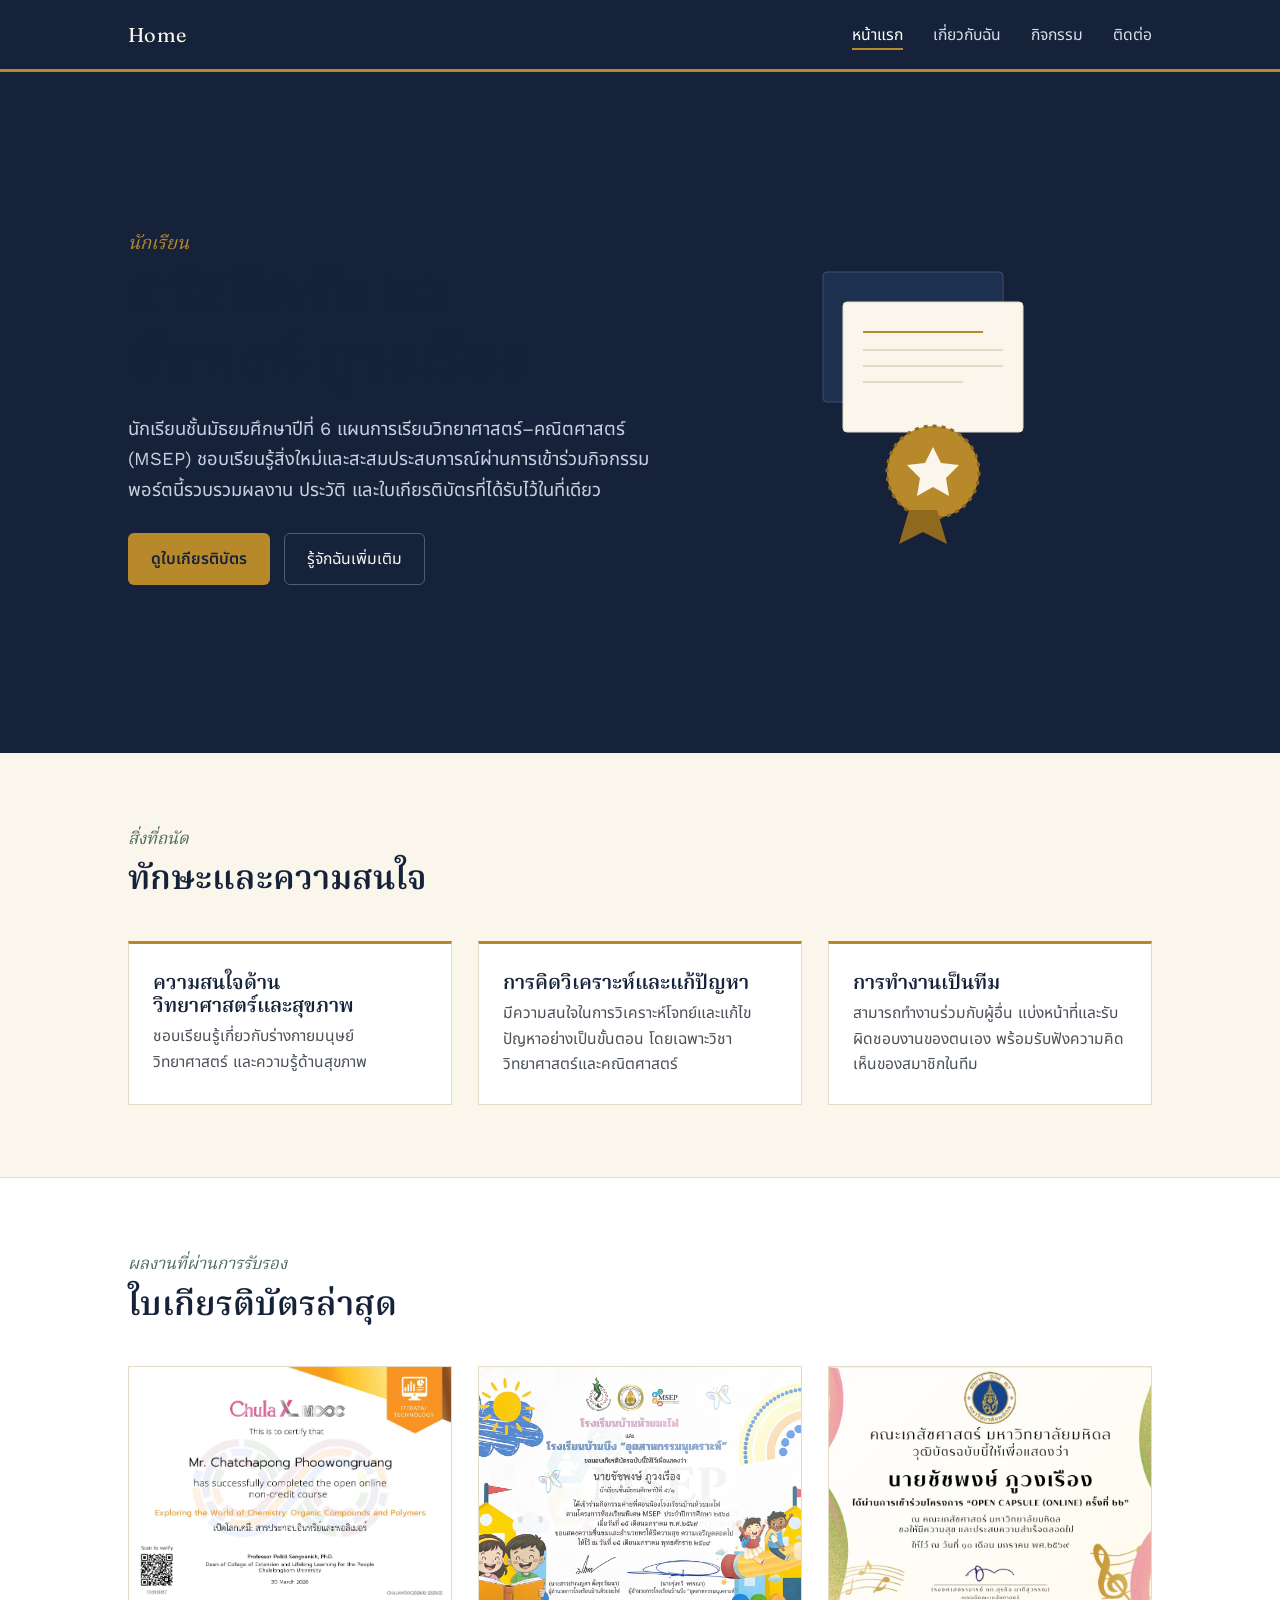
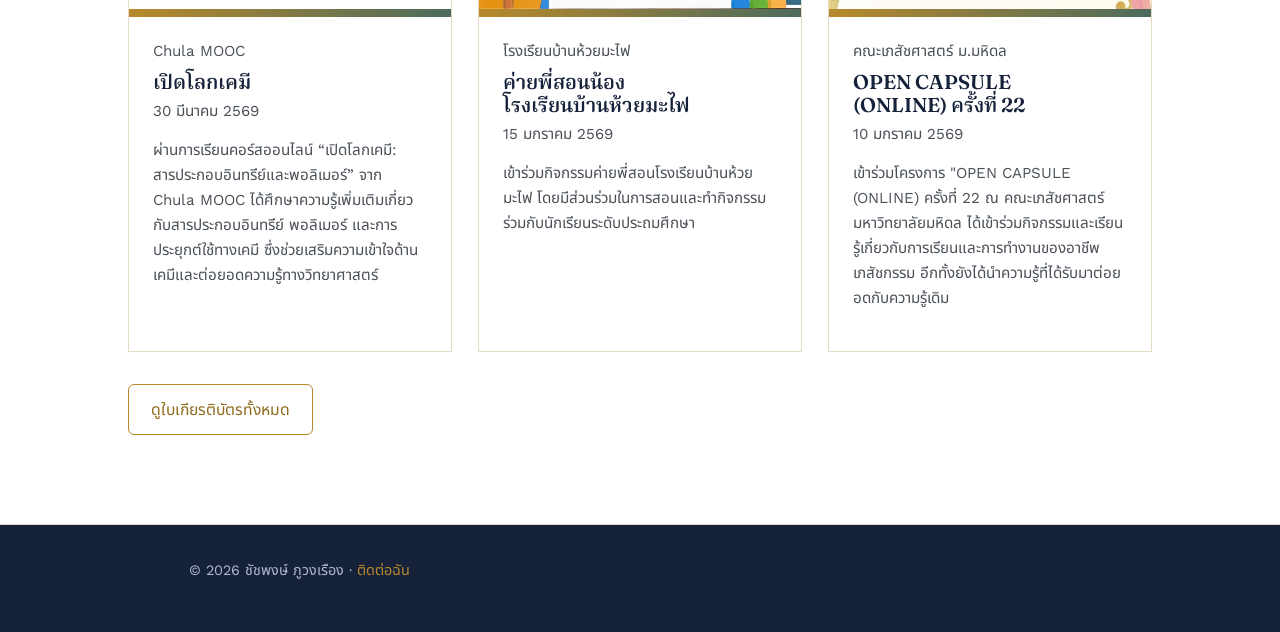
<file: index.html>
<!DOCTYPE html>
<html lang="th">
<head>
<meta charset="UTF-8">
<meta name="viewport" content="width=device-width, initial-scale=1.0">
<title>ชัชพงษ์ ภูวงเรือง — พอร์ตโฟลิโอ</title>
<meta name="description" content="พอร์ตโฟลิโอส่วนตัว แนะนำตัวเอง ผลงาน และใบเกียรติบัตร">
<link rel="preconnect" href="https://fonts.googleapis.com">
<link href="https://fonts.googleapis.com/css2?family=Fraunces:ital,wght@0,500;0,600;1,500&family=Work+Sans:wght@400;500;600&family=Noto+Sans+Thai:wght@400;500;600&family=Noto+Serif+Thai:wght@500;600&display=swap" rel="stylesheet">
<link rel="stylesheet" href="style.css">
</head>
<body>
<a class="skip-link" href="#main">ข้ามไปเนื้อหาหลัก</a>

<header class="site">
  <div class="nav-inner">
    <a class="brand" href="index.html">Home</em></a>
    <button class="nav-toggle" aria-expanded="false" aria-controls="primary-nav" id="navToggle">☰</button>
    <nav class="primary" id="primary-nav">
      <ul>
        <li><a href="index.html" aria-current="page">หน้าแรก</a></li>
        <li><a href="about.html">เกี่ยวกับฉัน</a></li>
        <li><a href="certificates.html">กิจกรรม</a></li>
        <li><a href="contact.html">ติดต่อ</a></li>
      </ul>
    </nav>
  </div>
</header>

<main id="main">

  <section class="hero">
    <div class="hero-inner">
      <div>
        <span class="eyebrow-role">นักเรียน</span>
        <h1>สวัสดีครับ ผม<br>ชัชพงษ์ ภูวงเรือง</h1>
        <p class="lede">นักเรียนชั้นมัธยมศึกษาปีที่ 6 แผนการเรียนวิทยาศาสตร์–คณิตศาสตร์ (MSEP)
          ชอบเรียนรู้สิ่งใหม่และสะสมประสบการณ์ผ่านการเข้าร่วมกิจกรรม
          พอร์ตนี้รวบรวมผลงาน ประวัติ และใบเกียรติบัตรที่ได้รับไว้ในที่เดียว</p>
        <div class="cta-row">
          <a class="btn btn-primary" href="certificates.html">ดูใบเกียรติบัตร</a>
          <a class="btn btn-ghost" href="about.html">รู้จักฉันเพิ่มเติม</a>
        </div>
      </div>

      <div class="seal-art" aria-hidden="true">
        <svg viewBox="0 0 320 320" xmlns="http://www.w3.org/2000/svg">
          <rect x="40" y="30" width="180" height="130" rx="4" fill="#1E3050" stroke="#3A4E76"/>
          <rect x="60" y="60" width="180" height="130" rx="4" fill="#FAF6EC" stroke="#E4DBC6"/>
          <line x1="80" y1="90" x2="200" y2="90" stroke="#B8892B" stroke-width="2"/>
          <line x1="80" y1="108" x2="220" y2="108" stroke="#E4DBC6" stroke-width="2"/>
          <line x1="80" y1="124" x2="220" y2="124" stroke="#E4DBC6" stroke-width="2"/>
          <line x1="80" y1="140" x2="180" y2="140" stroke="#E4DBC6" stroke-width="2"/>
          <circle cx="150" cy="230" r="46" fill="#B8892B"/>
          <circle cx="150" cy="230" r="46" fill="none" stroke="#8F6A1E" stroke-width="3" stroke-dasharray="4 5"/>
          <path d="M150 205 l8 16 18 2 -13 13 3 18 -16 -9 -16 9 3 -18 -13 -13 18 -2 z" fill="#FAF6EC"/>
          <path d="M126 268 l-10 34 24 -12 24 12 -10 -34z" fill="#8F6A1E"/>
        </svg>
      </div>
    </div>
  </section>

  <section aria-labelledby="skills-h">
    <div class="wrap">
      <div class="section-head">
        <span class="kicker">สิ่งที่ถนัด</span>
        <h2 id="skills-h">ทักษะและความสนใจ</h2>
      </div>
      <div class="grid-3">
        <div class="info-card">
          <h3>ความสนใจด้านวิทยาศาสตร์และสุขภาพ</h3>
          <p>ชอบเรียนรู้เกี่ยวกับร่างกายมนุษย์ วิทยาศาสตร์ และความรู้ด้านสุขภาพ </p>
        </div>
        <div class="info-card">
          <h3>การคิดวิเคราะห์และแก้ปัญหา</h3>
          <p>มีความสนใจในการวิเคราะห์โจทย์และแก้ไขปัญหาอย่างเป็นขั้นตอน โดยเฉพาะวิชาวิทยาศาสตร์และคณิตศาสตร์</p>
        </div>
        <div class="info-card">
          <h3>การทำงานเป็นทีม</h3>
          <p>สามารถทำงานร่วมกับผู้อื่น แบ่งหน้าที่และรับผิดชอบงานของตนเอง พร้อมรับฟังความคิดเห็นของสมาชิกในทีม</p>
        </div>
      </div>
    </div>
  </section>

  <section class="alt" aria-labelledby="cert-teaser-h">
    <div class="wrap">
      <div class="section-head">
        <span class="kicker">ผลงานที่ผ่านการรับรอง</span>
        <h2 id="cert-teaser-h">ใบเกียรติบัตรล่าสุด</h2>
      </div>
      <div class="grid-3">
        <article class="cert-card">
          <div class="cert-thumb">
            <img src="assets/certificates/วิชาการ.jpg" alt="เกียรติบัตรเปิดโลกเคมี" onerror="this.closest('.cert-thumb').classList.add('img-missing')">
            <div class="cert-thumb-fallback"><span></code></span></div>
          </div>
          <div class="cert-ribbon"></div>
          <div class="cert-body">
            <p class="cert-issuer">Chula MOOC</p>
            <h3>เปิดโลกเคมี</h3>
            <p class="cert-date">30 มีนาคม 2569</p>
            <p>ผ่านการเรียนคอร์สออนไลน์ “เปิดโลกเคมี: สารประกอบอินทรีย์และพอลิเมอร์” จาก Chula MOOC ได้ศึกษาความรู้เพิ่มเติมเกี่ยวกับสารประกอบอินทรีย์ พอลิเมอร์ และการประยุกต์ใช้ทางเคมี ซึ่งช่วยเสริมความเข้าใจด้านเคมีและต่อยอดความรู้ทางวิทยาศาสตร์</p>
          </div>
        </article>
        <article class="cert-card">
          <div class="cert-thumb">
            <img src="assets/certificates/จิตอาสา.jpg" alt="เกียรติบัตรค่ายพี่สอนน้อง" onerror="this.closest('.cert-thumb').classList.add('img-missing')">
            <div class="cert-thumb-fallback"><span></code></span></div>
          </div>
          <div class="cert-ribbon"></div>
          <div class="cert-body">
            <p class="cert-issuer">โรงเรียนบ้านห้วยมะไฟ</p>
            <h3>ค่ายพี่สอนน้องโรงเรียนบ้านห้วยมะไฟ</h3>
            <p class="cert-date">15 มกราคม 2569</p>
            <p>เข้าร่วมกิจกรรมค่ายพี่สอนโรงเรียนบ้านห้วยมะไฟ โดยมีส่วนร่วมในการสอนและทำกิจกรรมร่วมกับนักเรียนระดับประถมศึกษา</p>
          </div>
        </article>
        <article class="cert-card">
          <div class="cert-thumb">
            <img src="assets/certificates/อบรม.jpg" alt="เกียรติบัตรโครงการ OPEN CAPSULE" onerror="this.closest('.cert-thumb').classList.add('img-missing')">
            <div class="cert-thumb-fallback"><span></code></span></div>
          </div>
          <div class="cert-ribbon"></div>
          <div class="cert-body">
            <p class="cert-issuer">คณะเภสัชศาสตร์ ม.มหิดล</p>
            <h3>OPEN CAPSULE (ONLINE) ครั้งที่ 22</h3>
            <p class="cert-date">10 มกราคม 2569</p>
            <p>เข้าร่วมโครงการ "OPEN CAPSULE (ONLINE) ครั้งที่ 22 ณ คณะเภสัชศาสตร์ มหาวิทยาลัยมหิดล ได้เข้าร่วมกิจกรรมและเรียนรู้เกี่ยวกับการเรียนและการทำงานของอาชีพเภสัชกรรม อีกทั้งยังได้นำความรู้ที่ได้รับมาต่อยอดกับความรู้เดิม</p>
          </div>
        </article>
      </div>
      <p style="margin-top:32px;"><a class="btn btn-ghost" style="border-color:var(--brass); color:var(--brass-dark);" href="certificates.html">ดูใบเกียรติบัตรทั้งหมด</a></p>
    </div>
  </section>

</main>

<footer class="site">
  <p>© 2026 ชัชพงษ์ ภูวงเรือง · <a href="contact.html">ติดต่อฉัน</a></p>
</footer>

<script src="script.js"></script>
</body>
</html>
</file>
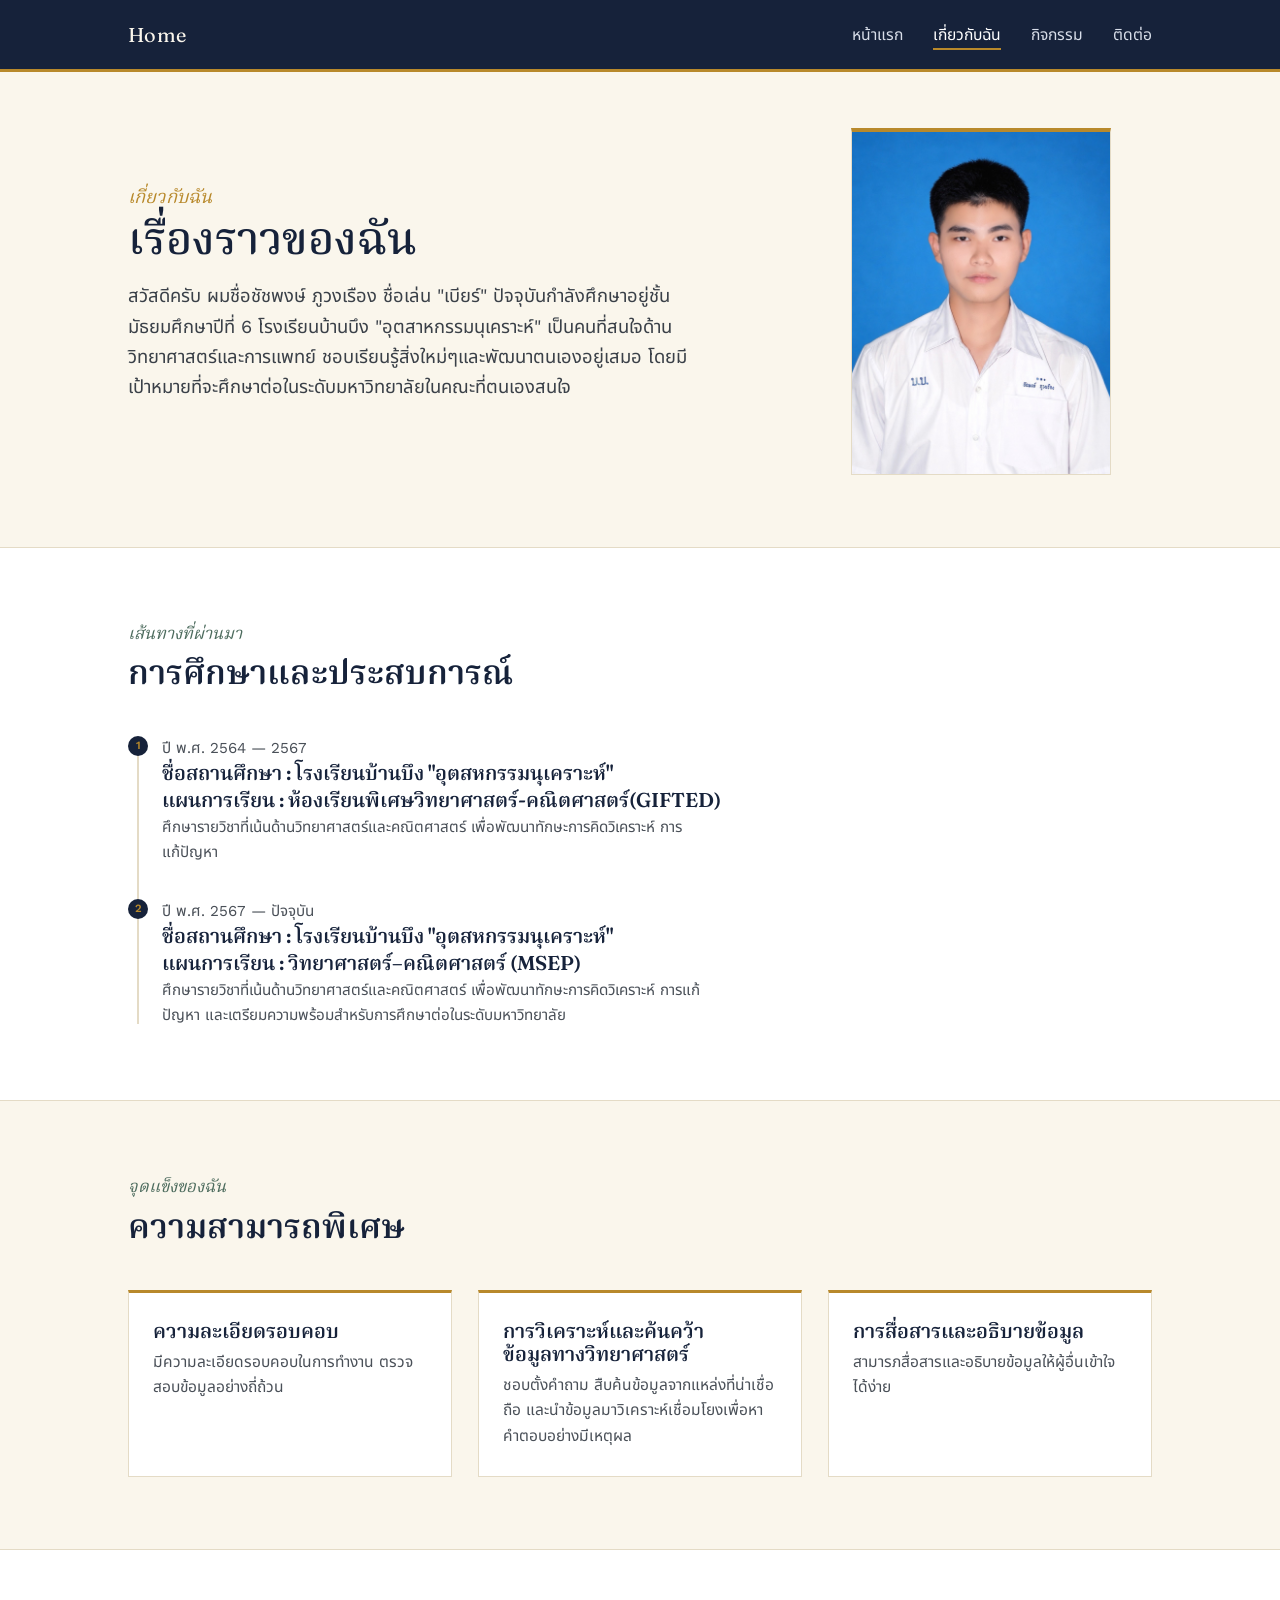
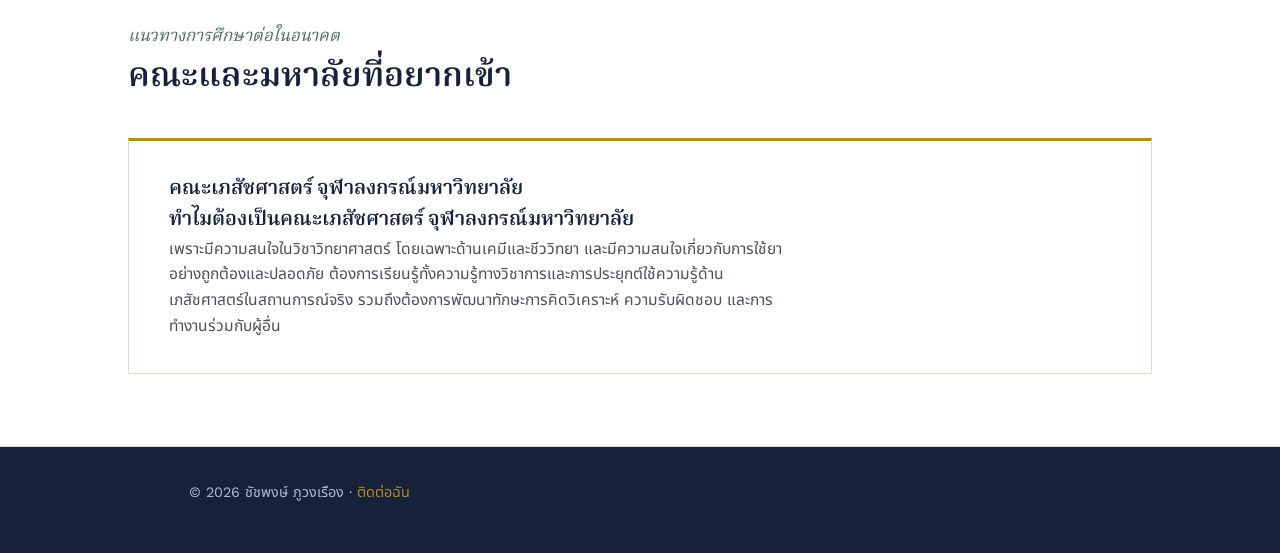
<file: about.html>
<!DOCTYPE html>
<html lang="th">
<head>
<meta charset="UTF-8">
<meta name="viewport" content="width=device-width, initial-scale=1.0">
<title>เกี่ยวกับฉัน — ชัชพงษ์ ภูวงเรือง</title>
<link rel="preconnect" href="https://fonts.googleapis.com">
<link href="https://fonts.googleapis.com/css2?family=Fraunces:ital,wght@0,500;0,600;1,500&family=Work+Sans:wght@400;500;600&family=Noto+Sans+Thai:wght@400;500;600&family=Noto+Serif+Thai:wght@500;600&display=swap" rel="stylesheet">
<link rel="stylesheet" href="style.css">
</head>
<body>
<a class="skip-link" href="#main">ข้ามไปเนื้อหาหลัก</a>

<header class="site">
  <div class="nav-inner">
    <a class="brand" href="index.html">Home</a>
    <button class="nav-toggle" aria-expanded="false" aria-controls="primary-nav" id="navToggle">☰</button>
    <nav class="primary" id="primary-nav">
      <ul>
        <li><a href="index.html">หน้าแรก</a></li>
        <li><a href="about.html" aria-current="page">เกี่ยวกับฉัน</a></li>
        <li><a href="certificates.html">กิจกรรม</a></li>
        <li><a href="contact.html">ติดต่อ</a></li>
      </ul>
    </nav>
  </div>
</header>

<main id="main">

  <section style="padding-top:56px;">
    <div class="wrap about-hero">
      <div class="about-hero-text">
        <span class="eyebrow-role">เกี่ยวกับฉัน</span>
        <h1 style="font-size:clamp(2rem,4vw,2.8rem);">เรื่องราวของฉัน</h1>
        <p class="lede">สวัสดีครับ ผมชื่อ​ชัชพงษ์ ภูวงเรือง ชื่อเล่น "เบียร์" ปัจจุบัน​กำลัง​ศึกษา​อยู่​ชั้น​มัธยมศึกษา​ปีที่ 6 โรงเรียน​บ้านบึง "อุตสาหกรรมนุเคราะห์" เป็น​คน​ที่​สนใจ​ด้าน​วิทยาศาสตร์​และ​<span style="white-space:nowrap">การแพทย์</span> ชอบ​เรียนรู้​สิ่งใหม่ๆ​และ​พัฒนา​ตนเอง​อยู่เสมอ โดย​มี​<span style="white-space:nowrap">เป้าหมาย</span>​ที่​จะ​ศึกษาต่อ​ใน​ระดับมหาวิทยาลัย​ใน​คณะ​ที่​ตนเอง​สนใจ</p>
      </div>
      <div class="profile-frame">
        <img src="assets/certificates/ฉัน.jpg" alt="รูปโปรไฟล์ของชัชพงษ์ ภูวงเรือง" onerror="this.closest('.profile-frame').classList.add('img-missing')">
        <div class="profile-frame-fallback">
          <span></code></span>
        </div>
      </div>
    </div>
  </section>

  <section class="alt" aria-labelledby="timeline-h">
    <div class="wrap">
      <div class="section-head">
        <span class="kicker">เส้นทางที่ผ่านมา</span>
        <h2 id="timeline-h">การศึกษาและประสบการณ์</h2>
      </div>
      <ol class="timeline" style="list-style:none; margin:0; padding-left:34px;">
         <li class="t-item" data-n="1">
          <p class="t-year">ปี พ.ศ. 2564 — 2567</p>
          <h3>ชื่อสถานศึกษา : โรงเรียนบ้านบึง "อุตสหกรรมนุเคราะห์"</h3>
          <h3>แผนการเรียน : ห้องเรียนพิเศษวิทยาศาสตร์-คณิตศาสตร์(GIFTED)</h3>
          <p>ศึกษารายวิชาที่เน้นด้านวิทยาศาสตร์และคณิตศาสตร์ เพื่อพัฒนาทักษะการคิดวิเคราะห์ การแก้ปัญหา 
        </p>
        </li>
        <li class="t-item" data-n="2">
          <p class="t-year">ปี พ.ศ. 2567 — ปัจจุบัน</p>
          <h3>ชื่อสถานศึกษา : โรงเรียนบ้านบึง "อุตสหกรรมนุเคราะห์"</h3>
          <h3>แผนการเรียน : วิทยาศาสตร์–คณิตศาสตร์ (MSEP)</h3>
          <p>ศึกษารายวิชาที่เน้นด้านวิทยาศาสตร์และคณิตศาสตร์ เพื่อพัฒนาทักษะการคิดวิเคราะห์ การแก้ปัญหา 
          และเตรียมความพร้อมสำหรับการศึกษาต่อในระดับมหาวิทยาลัย</p>
        </li>
      </ol>
    </div>
  </section>

  <section aria-labelledby="skills-h">
    <div class="wrap">
      <div class="section-head">
        <span class="kicker">จุดแข็งของฉัน</span>
        <h2 id="skills-h">ความสามารถพิเศษ</h2>
      </div>
      <div class="grid-3">
        <div class="info-card">
          <h3>ความละเอียดรอบคอบ</h3>
          <p>มีความละเอียดรอบคอบในการทำงาน ตรวจสอบข้อมูลอย่างถี่ถ้วน</p>
        </div>
        <div class="info-card">
          <h3>การวิเคราะห์และค้นคว้าข้อมูลทางวิทยาศาสตร์</h3>
          <p>ชอบตั้งคำถาม สืบค้นข้อมูลจากแหล่งที่น่าเชื่อถือ และนำข้อมูลมาวิเคราะห์เชื่อมโยงเพื่อหาคำตอบอย่างมีเหตุผล</p>
        </div>
        <div class="info-card">
          <h3>การสื่อสารและอธิบายข้อมูล</h3>
          <p>สามารภสื่อสารและอธิบายข้อมูลให้ผู้อื่นเข้าใจได้ง่าย</p>
        </div>
      </div>
    </div>
  </section>

  <section class="alt" aria-labelledby="values-h">
    <div class="wrap">
      <div class="section-head">
        <span class="kicker">แนวทางการศึกษาต่อในอนาคต</span>
        <h2 id="values-h">คณะและมหาลัยที่อยากเข้า</h2>
      </div>
      <div class="grid-2 single-card">
        <div class="info-card">
          <h3>คณะเภสัชศาสตร์ จุฬาลงกรณ์มหาวิทยาลัย</h3>
          <h3>ทำไมต้องเป็นคณะเภสัชศาสตร์ จุฬาลงกรณ์มหาวิทยาลัย </h3>
          <p>เพราะมีความสนใจในวิชาวิทยาศาสตร์ โดยเฉพาะด้านเคมีและชีววิทยา และมีความสนใจเกี่ยวกับการ​<span style="white-space:nowrap">ใช้ยา</span>อย่างถูกต้องและปลอดภัย ต้องการเรียนรู้ทั้งความรู้ทางวิชาการและการประยุกต์ใช้ความรู้ด้านเภสัชศาสตร์ในสถานการณ์จริง รวมถึงต้องการพัฒนาทักษะการคิดวิเคราะห์ ความรับผิดชอบ และการทำงานร่วมกับผู้อื่น</p>
        </div>
      </div>
    </div>
  </section>

</main>

<footer class="site">
  <p>© 2026 ชัชพงษ์ ภูวงเรือง  · <a href="contact.html">ติดต่อฉัน</a></p>
</footer>

<script src="script.js"></script>
</body>
</html>
</file>
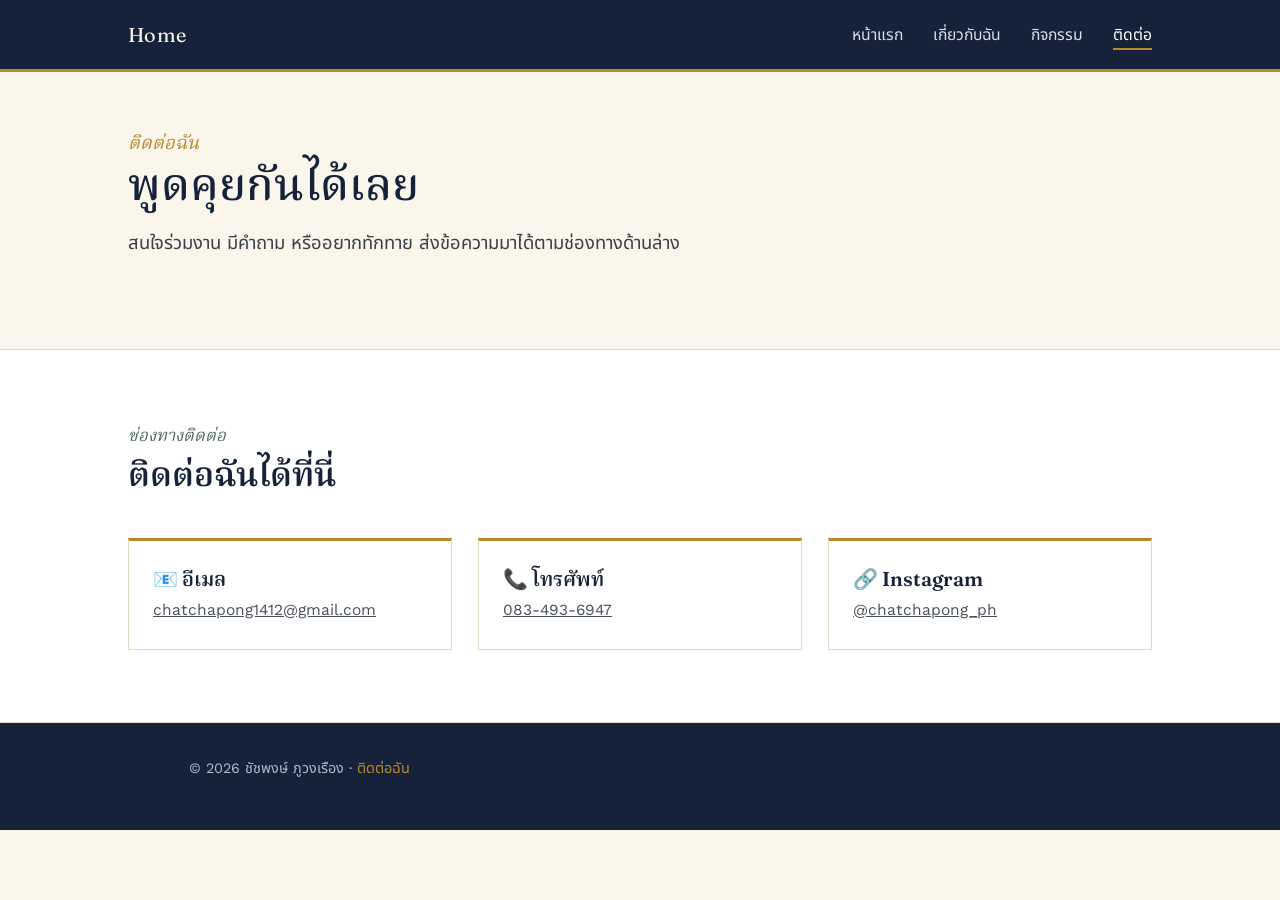
<file: contact.html>
<!DOCTYPE html>
<html lang="th">
<head>
<meta charset="UTF-8">
<meta name="viewport" content="width=device-width, initial-scale=1.0">
<title>ติดต่อฉัน — ชัชพงษ์ ภูวงเรือง</title>
<link rel="preconnect" href="https://fonts.googleapis.com">
<link href="https://fonts.googleapis.com/css2?family=Fraunces:ital,wght@0,500;0,600;1,500&family=Work+Sans:wght@400;500;600&family=Noto+Sans+Thai:wght@400;500;600&family=Noto+Serif+Thai:wght@500;600&display=swap" rel="stylesheet">
<link rel="stylesheet" href="style.css">
</head>
<body>
<a class="skip-link" href="#main">ข้ามไปเนื้อหาหลัก</a>

<header class="site">
  <div class="nav-inner">
    <a class="brand" href="index.html">Home</a>
    <button class="nav-toggle" aria-expanded="false" aria-controls="primary-nav" id="navToggle">☰</button>
    <nav class="primary" id="primary-nav">
      <ul>
        <li><a href="index.html">หน้าแรก</a></li>
        <li><a href="about.html">เกี่ยวกับฉัน</a></li>
        <li><a href="certificates.html">กิจกรรม</a></li>
        <li><a href="contact.html" aria-current="page">ติดต่อ</a></li>
      </ul>
    </nav>
  </div>
</header>

<main id="main">

  <section style="padding-top:56px;">
    <div class="wrap">
      <span class="eyebrow-role">ติดต่อฉัน</span>
      <h1 style="font-size:clamp(2rem,4vw,2.8rem);">พูดคุยกันได้เลย</h1>
      <p class="lede">สนใจร่วมงาน มีคำถาม หรืออยากทักทาย ส่งข้อความมาได้ตามช่องทางด้านล่าง</p>
    </div>
  </section>

  <section class="alt" aria-labelledby="contact-h">
    <div class="wrap">
      <div class="section-head">
        <span class="kicker">ช่องทางติดต่อ</span>
        <h2 id="contact-h">ติดต่อฉันได้ที่นี่</h2>
      </div>
      <div class="grid-3">
        <div class="info-card">
          <h3>📧 อีเมล</h3>
          <p><a href="mailto:chatchapong1412@gmail.com">chatchapong1412@gmail.com</a></p>
        </div>
        <div class="info-card">
          <h3>📞 โทรศัพท์</h3>
          <p><a href="tel:+66834936947">083-493-6947</a></p>
        </div>
        <div class="info-card">
          <h3>🔗 Instagram</h3>
          <p><a href="https://www.instagram.com/chatchapong_ph/" target="_blank" rel="noopener">@chatchapong_ph</a></p>
        </div>
      </div>
    </div>
  </section>

</main>

<footer class="site">
  <p>© 2026 ชัชพงษ์ ภูวงเรือง · <a href="contact.html">ติดต่อฉัน</a></p>
</footer>

<script src="script.js"></script>
</body>
</html>
</file>
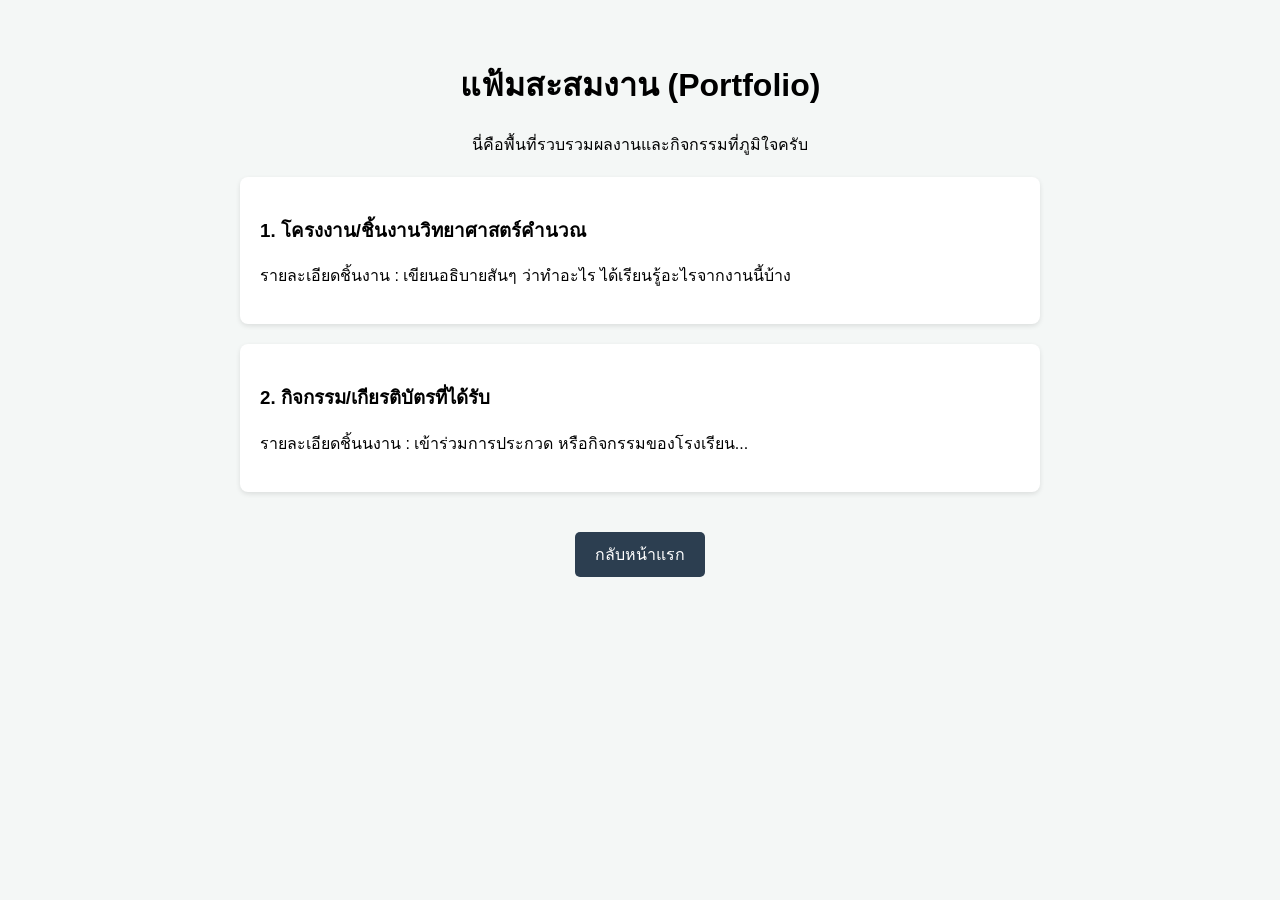
<file: porfolio.html>
<!DOCTYPE html>
<html lang="th">
<head>
<meta charset="UTF-8">
<meta viewport="width=device-width, initial-scale=1.0">
<title>แฟมสะสมงานของฉัน  </title>
<style>
body { font-family: sans-serif; background-color: #f4f7f6; text-align: center;
padding: 30px; }
.container { max-width: 800px; margin: 0 auto; }
.project-card { background: white; padding: 20px; margin: 20px 0; border-radius:
8px; box-shadow: 0 2px 5px rgba(0,0,0,0.1); text-align: left; }
.btn { display: inline-block; background: #2c3e50; color: white; padding: 10px
20px; text-decoration: none; border-radius: 5px; margin-top: 20px; }
</style>
</head>
<body>
<div class="container">
<h1> แฟ้มสะสมงาน (Portfolio)</h1>
<p>นี่คือพื้นที่รวบรวมผลงานและกิจกรรมที่ภูมิใจครับ</p>
<!-- กล่องผลงานชนที่ ้ิ 1 -->
<div class="project-card">
<h3>1. โครงงาน/ชิ้นงานวิทยาศาสตร์คำนวณ </h3>
<p>รายละเอียดชิ้นงาน : เขียนอธิบายสันๆ ว่าทำอะไร ได้เรียนรู้อะไรจากงานนี้บ้าง  </p>
</div>
<!-- กล่องผลงานชนที่ ้ิ 2 -->
<div class="project-card">
<h3>2. กิจกรรม/เกียรติบัตรที่ได้รับ</h3>
<p>รายละเอียดชิ้นนงาน : เข้าร่วมการประกวด หรือกิจกรรมของโรงเรียน...</p>
</div>
<!-- ปุ่มกดกลับหน้าแรก -->
<a href="index.html" class="btn"> กลับหน้าแรก</a>
</div>
</body>
</html>
</file>
<file: style.css>
/* =========================================================
   Portfolio — โทนสี "ใบประกาศนียบัตร"
   navy ink / parchment paper / brass seal accent
   ========================================================= */

:root{
  --ink:        #16223A;
  --ink-2:      #1E3050;
  --parchment:  #FAF6EC;
  --paper-line: #E4DBC6;
  --charcoal:   #22262B;
  --brass:      #B8892B;
  --brass-dark: #8F6A1E;
  --sage:       #4C6B5D;
  --white:      #FFFFFF;

  --font-display: "Fraunces", "Noto Serif Thai", serif;
  --font-body:    "Work Sans", "Noto Sans Thai", sans-serif;

  --max-w: 1080px;
  --radius: 6px;
}

*{ box-sizing: border-box; }

html{ scroll-behavior: smooth; }

body{
  margin: 0;
  background: var(--parchment);
  color: var(--charcoal);
  font-family: var(--font-body);
  font-size: 17px;
  line-height: 1.65;
  -webkit-font-smoothing: antialiased;
}

img{ max-width: 100%; display: block; }

a{ color: inherit; }

.wrap{
  max-width: var(--max-w);
  margin: 0 auto;
  padding: 0 28px;
}

h1, h2, h3{
  font-family: var(--font-display);
  font-weight: 600;
  line-height: 1.15;
  margin: 0 0 0.4em;
  color: var(--ink);
}

h1{ font-size: clamp(2.4rem, 5vw, 3.6rem); font-weight: 500; text-wrap: balance; }
h2{ font-size: clamp(1.6rem, 3vw, 2.1rem); text-wrap: balance; }
h3{ font-size: 1.25rem; text-wrap: balance; overflow-wrap: break-word; }

p{ margin: 0 0 1em; max-width: 62ch; text-wrap: pretty; }

.lede{ font-size: 1.15rem; color: #3A4048; max-width: 52ch; text-wrap: pretty; }

/* ---------- Skip link (a11y) ---------- */
.skip-link{
  position:absolute; left:-999px; top:auto;
  background: var(--ink); color:#fff; padding:10px 16px; border-radius: 4px;
  z-index: 100;
}
.skip-link:focus{ left: 16px; top: 16px; }

/* ---------- Header / Nav ---------- */
header.site{
  background: var(--ink);
  color: var(--parchment);
  border-bottom: 3px solid var(--brass);
}

.nav-inner{
  max-width: var(--max-w);
  margin: 0 auto;
  padding: 18px 28px;
  display: flex;
  align-items: center;
  justify-content: space-between;
}

.brand{
  font-family: var(--font-display);
  font-size: 1.25rem;
  letter-spacing: 0.02em;
  color: var(--parchment);
  text-decoration: none;
}
.brand em{ font-style: normal; color: var(--brass); }

nav.primary ul{
  list-style: none;
  display: flex;
  gap: 30px;
  margin: 0;
  padding: 0;
}

nav.primary a{
  text-decoration: none;
  color: #D8DEE9;
  position: relative;
  padding-bottom: 4px;
  font-size: 0.98rem;
}

nav.primary a::after{
  content: "";
  position: absolute;
  left: 0; right: 100%;
  bottom: -2px;
  height: 2px;
  background: var(--brass);
  transition: right 0.25s ease;
}
nav.primary a:hover::after,
nav.primary a[aria-current="page"]::after{ right: 0; }

nav.primary a[aria-current="page"]{ color: var(--white); }

.nav-toggle{
  display:none;
  background: none;
  border: 1px solid #445;
  color: var(--parchment);
  border-radius: 4px;
  padding: 6px 10px;
  font-size: 1.2rem;
}

@media (max-width: 720px){
  .nav-toggle{ display:block; }
  nav.primary{
    display: none;
    width: 100%;
  }
  nav.primary.open{ display:block; }
  .nav-inner{ flex-wrap: wrap; }
  nav.primary ul{
    flex-direction: column;
    gap: 4px;
    padding: 16px 0 6px;
    border-top: 1px solid #2A3B5C;
    margin-top: 12px;
  }
}

/* ---------- Hero ---------- */
.hero{
  background: var(--ink);
  color: var(--parchment);
  position: relative;
  overflow: hidden;
}

.hero-inner{
  max-width: var(--max-w);
  margin: 0 auto;
  padding: 84px 28px 96px;
  display: grid;
  grid-template-columns: 1.15fr 0.85fr;
  gap: 40px;
  align-items: center;
}

@media (max-width: 860px){
  .hero-inner{ grid-template-columns: 1fr; padding: 56px 24px 64px; }
}

.eyebrow-role{
  color: var(--brass);
  font-family: var(--font-display);
  font-style: italic;
  font-size: 1.15rem;
  margin-bottom: 10px;
}

.hero p.lede{ color: #C9D1E0; }

.cta-row{ display:flex; gap: 14px; margin-top: 28px; flex-wrap: wrap; }

.btn{
  display: inline-block;
  padding: 12px 22px;
  border-radius: var(--radius);
  text-decoration: none;
  font-size: 0.98rem;
  border: 1px solid transparent;
}
.btn-primary{ background: var(--brass); color: var(--ink); font-weight: 600; }
.btn-primary:hover{ background: #C99A3E; }
.btn-ghost{ border-color: #4B5C7C; color: var(--parchment); }
.btn-ghost:hover{ border-color: var(--brass); color: var(--brass); }

/* seal / certificate stack illustration */
.seal-art{ position: relative; width: 100%; max-width: 320px; margin: 0 auto; }

/* ---------- Sections ---------- */
section{ padding: 72px 0; }
section.alt{ background: var(--white); border-top: 1px solid var(--paper-line); border-bottom: 1px solid var(--paper-line); }

.section-head{ max-width: 620px; margin-bottom: 44px; }
.section-head .kicker{
  color: var(--sage);
  font-family: var(--font-display);
  font-style: italic;
  font-size: 1.05rem;
  margin-bottom: 6px;
  display:block;
}

/* ---------- Grid helpers ---------- */
.grid-3{ display: grid; grid-template-columns: repeat(3, 1fr); gap: 26px; }
.grid-2{ display: grid; grid-template-columns: repeat(2, 1fr); gap: 26px; }
.grid-2.single-card{ grid-template-columns: 1fr; }
.grid-2.single-card .info-card{ padding: 34px 40px; }
@media (max-width: 780px){
  .grid-3, .grid-2{ grid-template-columns: 1fr; }
}

/* ---------- Skill / info cards (quiet, bordered — not soft-shadow SaaS cards) ---------- */
.info-card{
  border: 1px solid var(--paper-line);
  border-top: 3px solid var(--brass);
  padding: 26px 24px;
  background: var(--white);
}
.info-card h3{ margin-bottom: 8px; }
.info-card p{ margin: 0; color: #4A5058; font-size: 0.97rem; }

/* ---------- Certificate cards ---------- */
.cert-card{
  background: var(--white);
  border: 1px solid var(--paper-line);
  padding: 0;
  position: relative;
  display: flex;
  flex-direction: column;
}
.cert-thumb{
  width: 100%;
  aspect-ratio: 4 / 3;
  overflow: hidden;
  background: var(--paper-line);
  position: relative;
}
.cert-thumb img{
  width: 100%;
  height: 100%;
  object-fit: cover;
}
.cert-thumb-fallback{
  display: none;
  align-items: center;
  justify-content: center;
  text-align: center;
  height: 100%;
  padding: 16px;
  font-size: 0.85rem;
  color: #6B7280;
}
.cert-thumb.img-missing img{ display:none; }
.cert-thumb.img-missing .cert-thumb-fallback{ display:flex; }

/* Two photos sharing one thumbnail (e.g. a single event, two shots) */
.cert-thumb-dual{
  display: flex;
  gap: 2px;
}
.cert-thumb-dual img{
  width: 50%;
  flex: 1;
}

.cert-ribbon{
  height: 8px;
  background: linear-gradient(90deg, var(--brass), var(--sage));
}
.cert-body{ padding: 22px 24px 24px; flex: 1; display:flex; flex-direction:column; }
.cert-issuer{
  font-size: 0.85rem;
  text-transform: none;
  color: var(--sage);
  margin-bottom: 6px;
}
.cert-card h3{ margin-bottom: 6px; }
.cert-date{ color: #6B7280; font-size: 0.88rem; margin-bottom: 14px; }
.cert-card p{ font-size: 0.95rem; color: #4A5058; }
.cert-link{
  margin-top: auto;
  padding-top: 14px;
  font-size: 0.92rem;
  text-decoration: none;
  color: var(--brass-dark);
  border-top: 1px dashed var(--paper-line);
  display: inline-block;
}
.cert-link:hover{ color: var(--ink); }

.cert-filters{
  display:flex; gap: 10px; flex-wrap: wrap; margin-bottom: 32px;
}
.cert-filters button{
  font-family: var(--font-body);
  background: transparent;
  border: 1px solid var(--paper-line);
  padding: 8px 16px;
  border-radius: 999px;
  cursor: pointer;
  font-size: 0.9rem;
  color: var(--charcoal);
}
.cert-filters button.active,
.cert-filters button:hover{
  border-color: var(--brass);
  color: var(--brass-dark);
}

/* ---------- About page hero (intro text + profile photo) ---------- */
.about-hero{
  display: grid;
  grid-template-columns: 1.3fr 0.7fr;
  gap: 44px;
  align-items: center;
}
@media (max-width: 780px){
  .about-hero{ grid-template-columns: 1fr; }
}

.profile-frame{
  width: 100%;
  max-width: 260px;
  aspect-ratio: 3 / 4;
  margin: 0 auto;
  overflow: hidden;
  border: 1px solid var(--paper-line);
  border-top: 4px solid var(--brass);
  background: var(--white);
}
.profile-frame img{
  width: 100%;
  height: 100%;
  object-fit: cover;
  object-position: top center;
}
.profile-frame.img-missing img{ display:none; }
.profile-frame-fallback{
  display: none;
  align-items: center;
  justify-content: center;
  text-align: center;
  height: 100%;
  padding: 20px;
  font-size: 0.85rem;
  color: #6B7280;
}
.profile-frame.img-missing .profile-frame-fallback{ display:flex; }

/* ---------- Timeline (About page — real sequence, numbering justified) ---------- */
.timeline{ position: relative; padding-left: 34px; max-width: 720px; }
.timeline::before{
  content:""; position:absolute; left: 9px; top: 4px; bottom: 4px; width: 2px; background: var(--paper-line);
}
.t-item{ position: relative; padding-bottom: 34px; }
.t-item:last-child{ padding-bottom: 0; }
.t-item::before{
  content: attr(data-n);
  position: absolute; left: -34px; top: 0;
  width: 20px; height: 20px;
  background: var(--ink);
  color: var(--brass);
  border-radius: 50%;
  font-size: 0.7rem;
  display:flex; align-items:center; justify-content:center;
  font-family: var(--font-body); font-weight: 600;
}
.t-year{ color: var(--sage); font-size: 0.88rem; margin-bottom: 4px; }
.t-item h3{ margin-bottom: 4px; }
.t-item p{ margin: 0; color: #4A5058; font-size: 0.95rem; }

/* ---------- Contact ---------- */
.contact-grid{ display:grid; grid-template-columns: 1fr 1fr; gap: 48px; }
@media (max-width: 780px){ .contact-grid{ grid-template-columns: 1fr; } }

form.contact-form{ display:flex; flex-direction: column; gap: 16px; max-width: 480px; }
.field label{ display:block; margin-bottom: 6px; font-size: 0.92rem; color: var(--ink); }
.field input, .field textarea{
  width: 100%;
  padding: 12px 14px;
  border: 1px solid var(--paper-line);
  background: var(--white);
  font-family: var(--font-body);
  font-size: 0.98rem;
  border-radius: 4px;
}
.field input:focus, .field textarea:focus, a:focus-visible, button:focus-visible{
  outline: 2px solid var(--brass);
  outline-offset: 2px;
}
textarea{ min-height: 130px; resize: vertical; }

.social-list{ list-style: none; padding:0; margin: 0; display:flex; flex-direction: column; gap: 14px; }
.social-list a{ text-decoration:none; display:flex; gap:10px; align-items:center; }
.social-list a:hover{ color: var(--brass-dark); }

.form-note{ font-size: 0.85rem; color: #6B7280; margin-top: -6px; }

/* ---------- Footer ---------- */
footer.site{
  background: var(--ink);
  color: #AEB8CC;
  text-align: center;
  padding: 34px 20px;
  font-size: 0.9rem;
}
footer.site a{ color: var(--brass); text-decoration: none; }

/* ---------- Reduced motion ---------- */
@media (prefers-reduced-motion: reduce){
  html{ scroll-behavior: auto; }
  *{ transition: none !important; }
}
</file>
